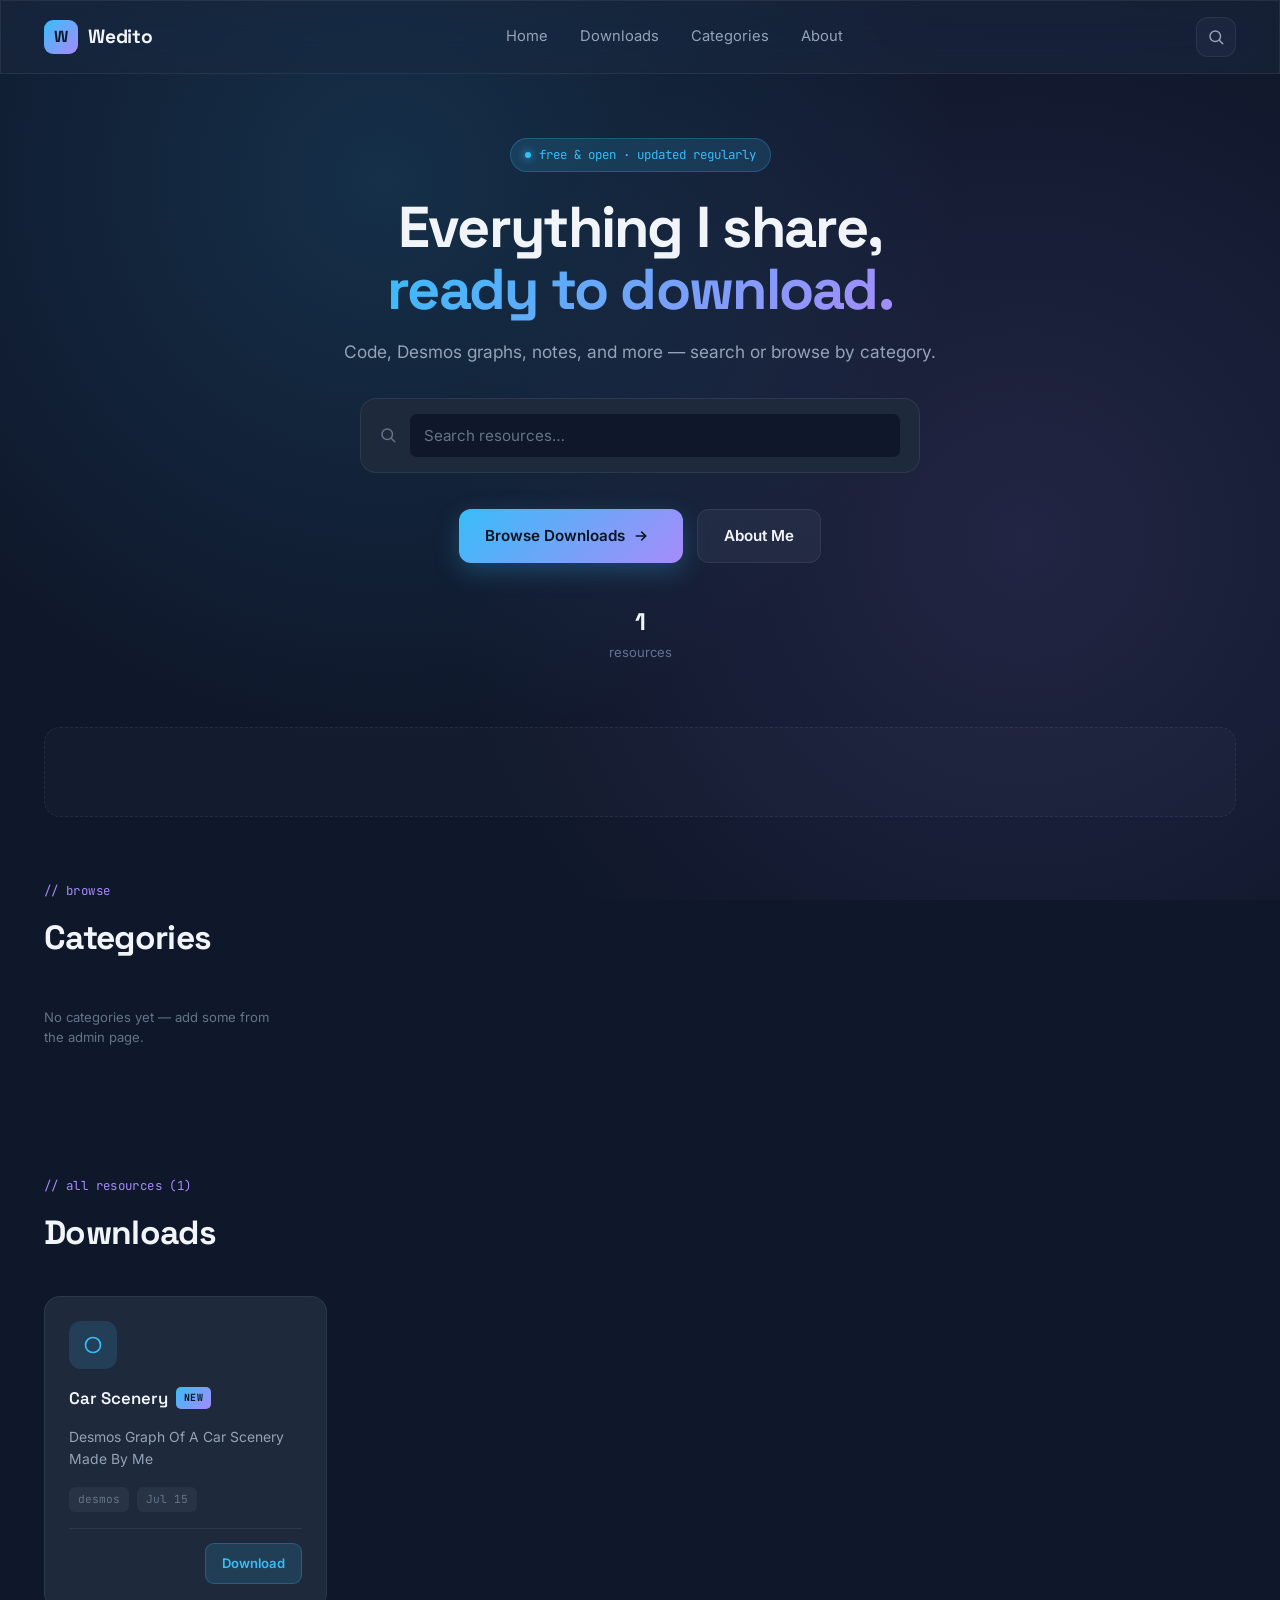
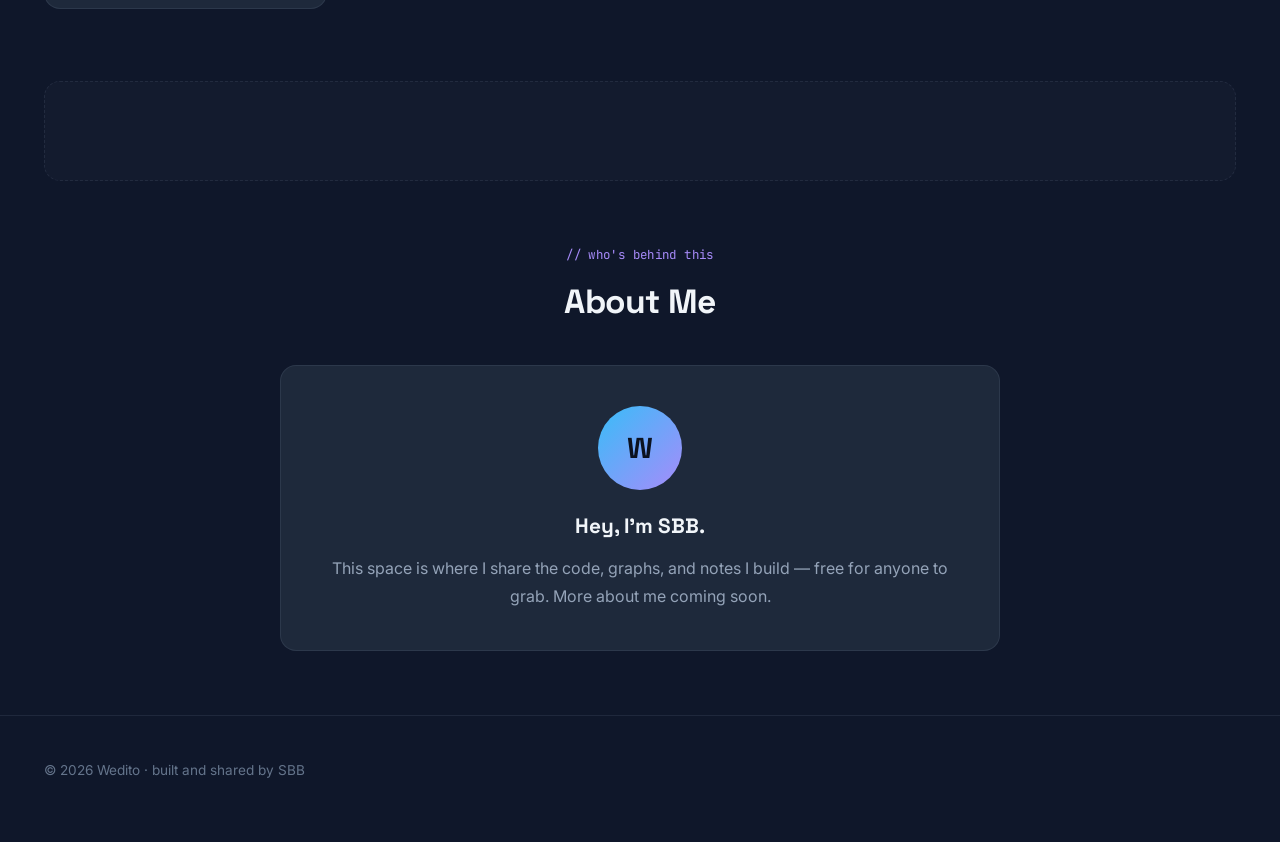
<file: index.html>
<!DOCTYPE html>
<html lang="en">
<head>
<meta charset="UTF-8">
<meta name="viewport" content="width=device-width, initial-scale=1.0">
<title>Wedito — Download code, graphs & notes</title>
<meta name="description" content="Free source code, Desmos graphs, and notes shared by Wedito.">

<!-- Google AdSense (replace ca-pub-XXXXXXXXXXXXXXXX with your real Publisher ID) -->
<script async src="https://pagead2.googlesyndication.com/pagead/js/adsbygoogle.js?client=ca-pub-XXXXXXXXXXXXXXXX" crossorigin="anonymous"></script>

<link rel="preconnect" href="https://fonts.googleapis.com">
<link rel="preconnect" href="https://fonts.gstatic.com" crossorigin>
<link href="https://fonts.googleapis.com/css2?family=Inter:wght@400;500;600;700&family=Space+Grotesk:wght@500;600;700&family=JetBrains+Mono:wght@400;500;700&display=swap" rel="stylesheet">
<link rel="stylesheet" href="styles.css">
</head>
<body>

<header class="glass">
  <div class="wrap nav-row">
    <a href="#home" class="logo">
      <span class="logo-mark">W</span>
      Wedito
    </a>
    <nav class="nav-links">
      <a href="#home">Home</a>
      <a href="#downloads">Downloads</a>
      <a href="#categories">Categories</a>
      <a href="#about">About</a>
    </nav>
    <div class="nav-actions">
      <button class="icon-btn" aria-label="Jump to search" id="searchBtn">
        <svg width="18" height="18" viewBox="0 0 24 24" fill="none" stroke="currentColor" stroke-width="2" stroke-linecap="round"><circle cx="11" cy="11" r="7"/><line x1="21" y1="21" x2="16.65" y2="16.65"/></svg>
      </button>
    </div>
  </div>
</header>

<section class="hero" id="home">
  <div class="wrap hero-copy">
    <span class="hero-eyebrow"><span class="dot"></span>free & open · updated regularly</span>
    <h1>Everything I share,<br><span class="accent">ready to download.</span></h1>
    <p>Code, Desmos graphs, notes, and more — search or browse by category.</p>

    <div class="search-shell">
      <div class="search-row">
        <svg width="18" height="18" viewBox="0 0 24 24" fill="none" stroke="currentColor" stroke-width="2" stroke-linecap="round"><circle cx="11" cy="11" r="7"/><line x1="21" y1="21" x2="16.65" y2="16.65"/></svg>
        <input type="text" id="searchInput" placeholder="Search resources…" autocomplete="off">
        <button class="search-clear" id="searchClear" aria-label="Clear search">
          <svg width="16" height="16" viewBox="0 0 24 24" fill="none" stroke="currentColor" stroke-width="2" stroke-linecap="round"><line x1="18" y1="6" x2="6" y2="18"/><line x1="6" y1="6" x2="18" y2="18"/></svg>
        </button>
      </div>
    </div>

    <div class="hero-actions">
      <a href="#downloads" class="btn btn-primary">
        Browse Downloads
        <svg width="16" height="16" viewBox="0 0 24 24" fill="none" stroke="currentColor" stroke-width="2.4" stroke-linecap="round"><path d="M5 12h14M13 6l6 6-6 6"/></svg>
      <r/a>
      <a href="#about" class="btn btn-secondary">About Me</a>
    </div>

    <div class="hero-stats">
      <div class="hero-stat">
        <div class="num" id="statTotal">—</div>
        <div class="label">resources</div>
      </div>
      </div>
    </div>
  </div>
</section>

<div class="wrap">
  <div class="ad-slot" style="min-height:90px;">
    <ins class="adsbygoogle"
      style="display:block; width:100%;"
      data-ad-client="ca-pub-XXXXXXXXXXXXXXXX"
      data-ad-slot="0000000000"
      data-ad-format="horizontal"
      data-full-width-responsive="true"></ins>
  </div>
</div>

<section id="categories">
  <div class="wrap">
    <div class="section-head">
      <div>
        <p class="section-eyebrow">// browse</p>
        <h2>Categories</h2>
      </div>
      <button class="clear-filter-btn" id="clearCatBtn">✕ clear filter</button>
    </div>
    <div class="cat-grid" id="catGrid">
      <p class="help" style="color:var(--text-faint)">Loading categories…</p>
    </div>
  </div>
</section>

<section id="downloads">
  <div class="wrap">
    <div class="section-head">
      <div>
        <p class="section-eyebrow" id="dlEyebrow">// all resources</p>
        <h2 id="dlHeading">Downloads</h2>
      </div>
    </div>
    <div class="download-grid" id="grid">
      <p class="help" style="color:var(--text-faint)">Loading resources…</p>
    </div>
  </div>
</section>

<div class="wrap">
  <div class="ad-slot" style="min-height:100px;">
    <ins class="adsbygoogle"
      style="display:block"
      data-ad-client="ca-pub-XXXXXXXXXXXXXXXX"
      data-ad-slot="0000000000"
      data-ad-format="fluid"
      data-full-width-responsive="true"></ins>
  </div>
</div>

<section id="about">
  <div class="wrap">
    <div class="section-head" style="justify-content:center; text-align:center;">
      <div>
        <p class="section-eyebrow">// who's behind this</p>
        <h2>About Me</h2>
      </div>
    </div>
    <div class="about-panel">
      <div class="about-avatar">W</div>
      <h3>Hey, I'm SBB.</h3>
      <p>This space is where I share the code, graphs, and notes I build — free for anyone to grab. More about me coming soon.</p>
    </div>
  </div>
</section>

<footer>
  <div class="wrap footer-row">
    <span>© 2026 Wedito · built and shared by SBB</span>
    </div>
  </div>
</footer>

<script>
(function() {
  let allResources = [];
  let allCategories = [];
  let activeCategory = null;
  let searchTerm = '';

  const grid = document.getElementById('grid');
  const catGrid = document.getElementById('catGrid');
  const searchInput = document.getElementById('searchInput');
  const searchClear = document.getElementById('searchClear');
  const clearCatBtn = document.getElementById('clearCatBtn');
  const dlHeading = document.getElementById('dlHeading');
  const dlEyebrow = document.getElementById('dlEyebrow');
  const statTotal = document.getElementById('statTotal');

  function escapeHtml(str) {
    const div = document.createElement('div');
    div.textContent = String(str);
    return div.innerHTML;
  }

  function formatDate(dateStr) {
    const d = new Date(dateStr);
    if (isNaN(d)) return dateStr;
    return d.toLocaleDateString('en-US', { month: 'short', day: 'numeric' });
  }

  function categoryLabel(id) {
    const cat = allCategories.find(c => c.id === id);
    return cat ? cat.name : id;
  }

  function categoryIconHtml(cat, sizeClass) {
    if (cat && cat.image) {
      return `<img src="${escapeHtml(cat.image)}" alt="${escapeHtml(cat.name)}">`;
    }
    return `<svg width="20" height="20" viewBox="0 0 24 24" fill="none" stroke="currentColor" stroke-width="2" stroke-linecap="round" stroke-linejoin="round"><circle cx="12" cy="12" r="9"/></svg>`;
  }

  function renderCategories() {
    if (!allCategories.length) {
      catGrid.innerHTML = `<p class="help" style="color:var(--text-faint)">No categories yet — add some from the admin page.</p>`;
      return;
    }
    catGrid.innerHTML = allCategories.map(cat => {
      const count = allResources.filter(r => r.category === cat.id).length;
      const isActive = activeCategory === cat.id;
      return `
        <div class="cat-card ${isActive ? 'active' : ''}" data-cat="${escapeHtml(cat.id)}">
          <div class="cat-icon">${categoryIconHtml(cat)}</div>
          <h4>${escapeHtml(cat.name)}</h4>
          <span class="count">${count} item${count === 1 ? '' : 's'}</span>
        </div>`;
    }).join('');
  }

  function renderDownloads() {
    const filtered = allResources.filter(r => {
      const matchesCat = !activeCategory || r.category === activeCategory;
      const haystack = (r.title + ' ' + r.description + ' ' + categoryLabel(r.category)).toLowerCase();
      const matchesSearch = haystack.includes(searchTerm.toLowerCase());
      return matchesCat && matchesSearch;
    });

    if (activeCategory) {
      dlHeading.textContent = categoryLabel(activeCategory);
      dlEyebrow.textContent = `// filtered category (${filtered.length})`;
      clearCatBtn.classList.add('show');
    } else {
      dlHeading.textContent = 'Downloads';
      dlEyebrow.textContent = `// all resources (${filtered.length})`;
      clearCatBtn.classList.remove('show');
    }

    if (!filtered.length) {
      grid.innerHTML = `<div class="empty-state">
        <div class="glyph">∅</div>
        <p>Nothing matches yet. Try a different search or category.</p>
      </div>`;
      return;
    }

    grid.innerHTML = filtered.map((r, i) => {
      const cat = allCategories.find(c => c.id === r.category);
      return `
        <div class="dl-card">
          <div class="dl-icon ${i % 2 === 1 ? 'purple' : ''}">${categoryIconHtml(cat)}</div>
          <h3>${escapeHtml(r.title)} ${r.new ? '<span class="new-tag">NEW</span>' : ''}</h3>
          <p class="desc">${escapeHtml(r.description)}</p>
          <div class="dl-meta">
            <span class="clickable" data-cat="${escapeHtml(r.category)}">${escapeHtml(categoryLabel(r.category))}</span>
            <span>${formatDate(r.date)}</span>
          </div>
          <div class="dl-footer">
            <span></span>
            <a href="${escapeHtml(r.url)}" target="_blank" rel="noopener noreferrer" class="dl-btn">Download</a>
          </div>
        </div>`;
    }).join('');

    document.querySelectorAll('.ad-slot ins:not([data-adsbygoogle-status])').forEach(() => {
      try { (window.adsbygoogle = window.adsbygoogle || []).push({}); } catch (e) {}
    });
  }

  function setCategory(id) {
    activeCategory = activeCategory === id ? null : id;
    renderCategories();
    renderDownloads();
  }

  catGrid.addEventListener('click', (e) => {
    const card = e.target.closest('.cat-card');
    if (!card) return;
    setCategory(card.dataset.cat);
    document.getElementById('downloads').scrollIntoView({ behavior: 'smooth' });
  });

  grid.addEventListener('click', (e) => {
    const tag = e.target.closest('.dl-meta .clickable');
    if (!tag) return;
    setCategory(tag.dataset.cat);
    window.scrollTo({ top: 0, behavior: 'smooth' });
  });

  clearCatBtn.addEventListener('click', () => setCategory(activeCategory));

  let debounceTimer;
  searchInput.addEventListener('input', (e) => {
    searchClear.classList.toggle('show', !!e.target.value);
    clearTimeout(debounceTimer);
    debounceTimer = setTimeout(() => {
      searchTerm = e.target.value;
      renderDownloads();
    }, 100);
  });

  searchClear.addEventListener('click', () => {
    searchInput.value = '';
    searchTerm = '';
    searchClear.classList.remove('show');
    renderDownloads();
    searchInput.focus();
  });

  document.getElementById('searchBtn').addEventListener('click', () => {
    document.getElementById('home').scrollIntoView({ behavior: 'smooth' });
    setTimeout(() => searchInput.focus(), 400);
  });

  Promise.all([
    fetch('resources.json?_=' + Date.now()).then(r => r.json()),
    fetch('categories.json?_=' + Date.now()).then(r => r.json())
  ]).then(([resources, categories]) => {
    allResources = resources.sort((a, b) => new Date(b.date) - new Date(a.date));
    allCategories = categories;
    statTotal.textContent = allResources.length;
    renderCategories();
    renderDownloads();
  }).catch(() => {
    statTotal.textContent = '—';
    grid.innerHTML = `<div class="empty-state">
      <div class="glyph">!</div>
      <p>Couldn't load resources.json or categories.json. Check both files exist in the repo root.</p>
    </div>`;
    catGrid.innerHTML = '';
  });
})();
</script>

</body>
</html>
</file>
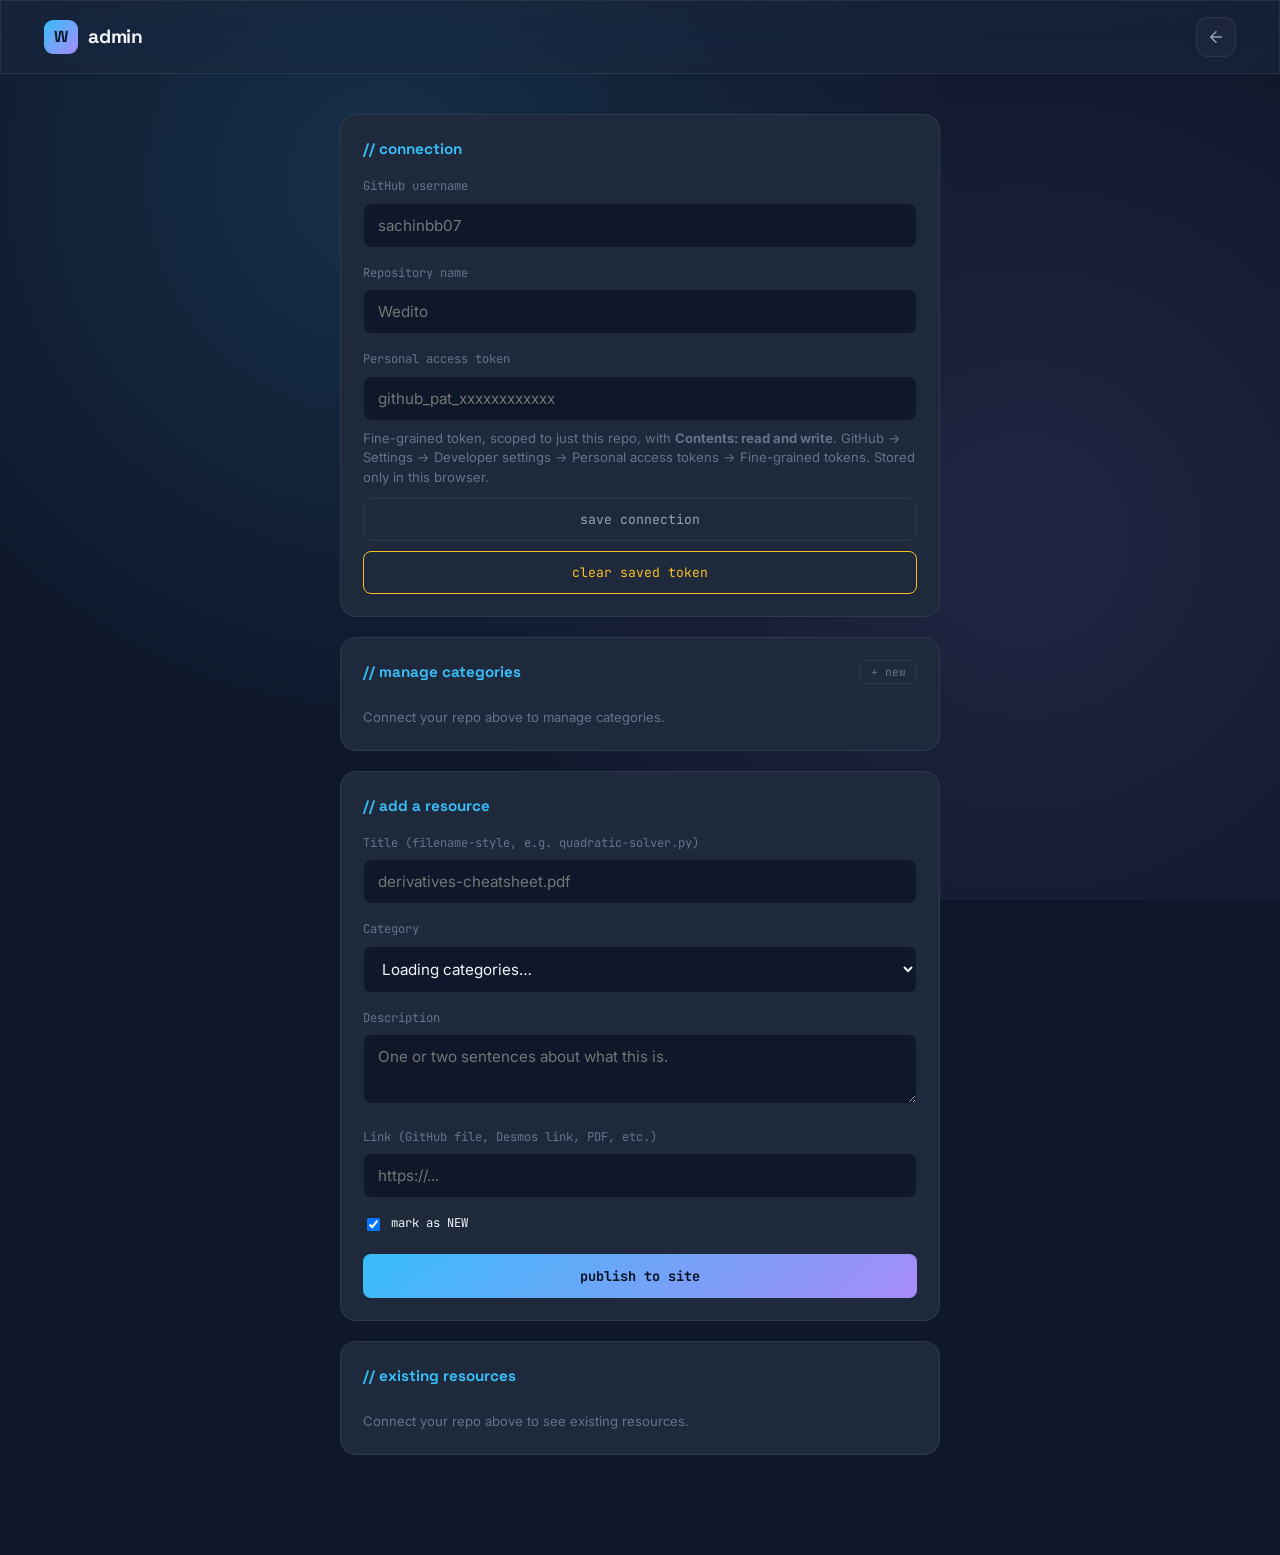
<file: admin.html>
<!DOCTYPE html>
<html lang="en">
<head>
<meta charset="UTF-8">
<meta name="viewport" content="width=device-width, initial-scale=1.0">
<title>admin — Wedito</title>
<meta name="robots" content="noindex, nofollow">
<link rel="preconnect" href="https://fonts.googleapis.com">
<link rel="preconnect" href="https://fonts.gstatic.com" crossorigin>
<link href="https://fonts.googleapis.com/css2?family=Inter:wght@400;500;600;700&family=Space+Grotesk:wght@500;600;700&family=JetBrains+Mono:wght@400;500;700&display=swap" rel="stylesheet">
<link rel="stylesheet" href="styles.css">
</head>
<body>

<header class="glass">
  <div class="wrap nav-row">
    <a href="index.html" class="logo">
      <span class="logo-mark">W</span>
      admin
    </a>
    <a href="index.html" class="icon-btn" aria-label="Back to site">
      <svg width="18" height="18" viewBox="0 0 24 24" fill="none" stroke="currentColor" stroke-width="2" stroke-linecap="round" stroke-linejoin="round"><path d="M19 12H5M12 19l-7-7 7-7"/></svg>
    </a>
  </div>
</header>

<div class="admin-wrap">

  <div class="panel">
    <h2>// connection</h2>
    <label for="repoOwner">GitHub username</label>
    <input type="text" id="repoOwner" placeholder="sachinbb07">

    <label for="repoName">Repository name</label>
    <input type="text" id="repoName" placeholder="Wedito">

    <label for="ghToken">Personal access token</label>
    <input type="password" id="ghToken" placeholder="github_pat_xxxxxxxxxxxx">
    <p class="help">
      Fine-grained token, scoped to just this repo, with <strong>Contents: read and write</strong>.
      GitHub → Settings → Developer settings → Personal access tokens → Fine-grained tokens.
      Stored only in this browser.
    </p>
    <div class="token-state" id="tokenState">✓ saved on this device</div>
    <button class="secondary" id="saveConnBtn" type="button">save connection</button>
    <button class="secondary" id="clearConnBtn" type="button" style="border-color:var(--amber); color:var(--amber);">clear saved token</button>
  </div>

  <!-- ============================================
       CATEGORY MANAGEMENT
       ============================================ -->
  <div class="panel">
    <h2>
      // manage categories
      <button class="toggle-btn" id="toggleCatForm" type="button">+ new</button>
    </h2>

    <div id="catFormWrap" style="display:none;">
      <label for="catName">Category name</label>
      <input type="text" id="catName" placeholder="e.g. Fonts">

      <label for="catImage">Image (optional — square photo works best)</label>
      <input type="file" id="catImage" accept="image/*">
      <p class="help" id="catImgPreview"></p>

      <button class="wide" id="saveCatBtn" type="button" style="margin-top:16px;">add category</button>
    </div>

    <div class="existing-list" id="catList" style="margin-top:16px;">
      <p class="help">Loading…</p>
    </div>
    <div class="status" id="catStatus"></div>
  </div>

  <!-- ============================================
       ADD RESOURCE
       ============================================ -->
  <div class="panel">
    <h2>// add a resource</h2>
    <label for="title">Title (filename-style, e.g. quadratic-solver.py)</label>
    <input type="text" id="title" placeholder="derivatives-cheatsheet.pdf">

    <label for="category">Category</label>
    <select id="category">
      <option value="">Loading categories…</option>
    </select>

    <label for="description">Description</label>
    <textarea id="description" placeholder="One or two sentences about what this is."></textarea>

    <label for="url">Link (GitHub file, Desmos link, PDF, etc.)</label>
    <input type="url" id="url" placeholder="https://...">

    <div class="checkbox-row">
      <input type="checkbox" id="isNew" checked>
      <label for="isNew" style="margin:0; color:var(--text);">mark as NEW</label>
    </div>

    <button class="wide" id="submitBtn" type="button">publish to site</button>
    <div class="status" id="status"></div>
  </div>

  <!-- ============================================
       EXISTING RESOURCES
       ============================================ -->
  <div class="panel">
    <h2>// existing resources</h2>
    <div class="existing-list" id="existingList">
      <p class="help">Loading…</p>
    </div>
  </div>

</div>

<script>
(function() {
  const els = {
    repoOwner: document.getElementById('repoOwner'),
    repoName: document.getElementById('repoName'),
    ghToken: document.getElementById('ghToken'),
    tokenState: document.getElementById('tokenState'),
    saveConnBtn: document.getElementById('saveConnBtn'),
    clearConnBtn: document.getElementById('clearConnBtn'),

    toggleCatForm: document.getElementById('toggleCatForm'),
    catFormWrap: document.getElementById('catFormWrap'),
    catName: document.getElementById('catName'),
    catImage: document.getElementById('catImage'),
    catImgPreview: document.getElementById('catImgPreview'),
    saveCatBtn: document.getElementById('saveCatBtn'),
    catList: document.getElementById('catList'),
    catStatus: document.getElementById('catStatus'),

    title: document.getElementById('title'),
    category: document.getElementById('category'),
    description: document.getElementById('description'),
    url: document.getElementById('url'),
    isNew: document.getElementById('isNew'),
    submitBtn: document.getElementById('submitBtn'),
    status: document.getElementById('status'),
    existingList: document.getElementById('existingList'),
  };

  const STORAGE_KEY = 'wedito_admin_conn_v1';
  let cachedCategories = [];

  // ---------- connection ----------
  function loadConn() {
    try {
      const raw = localStorage.getItem(STORAGE_KEY);
      return raw ? JSON.parse(raw) : null;
    } catch (e) { return null; }
  }

  function saveConn() {
    const conn = {
      owner: els.repoOwner.value.trim(),
      repo: els.repoName.value.trim(),
      token: els.ghToken.value.trim()
    };
    if (!conn.owner || !conn.repo || !conn.token) {
      showStatus(els.status, 'err', 'Fill in username, repo, and token before saving.');
      return;
    }
    localStorage.setItem(STORAGE_KEY, JSON.stringify(conn));
    els.tokenState.classList.add('show');
    showStatus(els.status, 'ok', 'Connection saved on this device.');
    loadCategories();
    loadExisting();
  }

  function clearConn() {
    localStorage.removeItem(STORAGE_KEY);
    els.repoOwner.value = '';
    els.repoName.value = '';
    els.ghToken.value = '';
    els.tokenState.classList.remove('show');
    showStatus(els.status, 'pending', 'Saved connection cleared.');
  }

  function showStatus(el, type, msg) {
    el.className = 'status show ' + type;
    el.textContent = msg;
  }

  function getConn() {
    const c = loadConn();
    if (!c || !c.owner || !c.repo || !c.token) {
      showStatus(els.status, 'err', 'Set your GitHub connection above first.');
      return null;
    }
    return c;
  }

  function escapeHtml(str) {
    const div = document.createElement('div');
    div.textContent = String(str);
    return div.innerHTML;
  }

  // ---------- GitHub API helpers ----------
  async function ghGetFile(conn, path) {
    const res = await fetch(`https://api.github.com/repos/${conn.owner}/${conn.repo}/contents/${path}`, {
      headers: { 'Authorization': `Bearer ${conn.token}`, 'Accept': 'application/vnd.github+json' }
    });
    if (!res.ok) throw new Error(`GitHub read failed for ${path} (${res.status}). Check username/repo/token.`);
    const data = await res.json();
    const content = decodeURIComponent(escape(atob(data.content.replace(/\n/g, ''))));
    return { sha: data.sha, json: JSON.parse(content) };
  }

  async function ghPutFile(conn, path, newJsonArray, sha, commitMsg) {
    const content = btoa(unescape(encodeURIComponent(JSON.stringify(newJsonArray, null, 2))));
    const body = { message: commitMsg, content: content };
    if (sha) body.sha = sha;
    const res = await fetch(`https://api.github.com/repos/${conn.owner}/${conn.repo}/contents/${path}`, {
      method: 'PUT',
      headers: { 'Authorization': `Bearer ${conn.token}`, 'Accept': 'application/vnd.github+json' },
      body: JSON.stringify(body)
    });
    if (!res.ok) {
      const errBody = await res.json().catch(() => ({}));
      throw new Error(`GitHub write failed (${res.status}): ${errBody.message || 'unknown error'}`);
    }
    return res.json();
  }

  async function ghUploadImage(conn, base64Data, filename, commitMsg) {
    // base64Data should already be raw base64 (no data: prefix)
    const path = `category-images/${filename}`;
    const res = await fetch(`https://api.github.com/repos/${conn.owner}/${conn.repo}/contents/${path}`, {
      method: 'PUT',
      headers: { 'Authorization': `Bearer ${conn.token}`, 'Accept': 'application/vnd.github+json' },
      body: JSON.stringify({ message: commitMsg, content: base64Data })
    });
    if (!res.ok) {
      const errBody = await res.json().catch(() => ({}));
      throw new Error(`Image upload failed (${res.status}): ${errBody.message || 'unknown error'}`);
    }
    return path; // relative path to use as the image URL
  }

  function fileToBase64(file) {
    return new Promise((resolve, reject) => {
      const reader = new FileReader();
      reader.onload = () => resolve(reader.result.split(',')[1]);
      reader.onerror = reject;
      reader.readAsDataURL(file);
    });
  }

  function slugify(str) {
    return str.toLowerCase().trim().replace(/[^a-z0-9]+/g, '-').replace(/(^-|-$)/g, '') || 'category';
  }

  // ---------- categories ----------
  els.toggleCatForm.addEventListener('click', () => {
    const showing = els.catFormWrap.style.display !== 'none';
    els.catFormWrap.style.display = showing ? 'none' : 'block';
    els.toggleCatForm.textContent = showing ? '+ new' : '× cancel';
  });

  els.catImage.addEventListener('change', () => {
    const f = els.catImage.files[0];
    els.catImgPreview.textContent = f ? `Selected: ${f.name} (${Math.round(f.size / 1024)}KB)` : '';
  });

  async function loadCategories() {
    const conn = loadConn();
    if (!conn) {
      els.catList.innerHTML = '<p class="help">Connect your repo above to manage categories.</p>';
      els.category.innerHTML = '<option value="">Connect repo first</option>';
      return;
    }
    els.catList.innerHTML = '<p class="help">Loading…</p>';
    try {
      const { json } = await ghGetFile(conn, 'categories.json');
      cachedCategories = json;
      renderCatList();
      renderCatDropdown();
    } catch (e) {
      els.catList.innerHTML = `<p class="help" style="color:var(--amber)">${escapeHtml(e.message)}</p>`;
    }
  }

  function renderCatDropdown() {
    if (!cachedCategories.length) {
      els.category.innerHTML = '<option value="">No categories yet — add one above</option>';
      return;
    }
    els.category.innerHTML = cachedCategories.map(c =>
      `<option value="${escapeHtml(c.id)}">${escapeHtml(c.name)}</option>`
    ).join('');
  }

  function renderCatList() {
    if (!cachedCategories.length) {
      els.catList.innerHTML = '<p class="help">No categories yet. Add your first one above.</p>';
      return;
    }
    els.catList.innerHTML = cachedCategories.map(c => `
      <div class="existing-item">
        <div class="item-info">
          <div class="thumb">${c.image ? `<img src="${escapeHtml(c.image)}" alt="">` : c.name.charAt(0).toUpperCase()}</div>
          <span class="name">${escapeHtml(c.name)}</span>
        </div>
        <div class="item-actions">
          <button class="edit-btn" data-id="${escapeHtml(c.id)}" type="button">rename</button>
          <button class="del-btn" data-id="${escapeHtml(c.id)}" type="button">delete</button>
        </div>
      </div>
      <div class="inline-edit-form" id="edit-${escapeHtml(c.id)}">
        <label>New name</label>
        <input type="text" class="rename-input" data-id="${escapeHtml(c.id)}" value="${escapeHtml(c.name)}">
        <button class="wide save-rename-btn" data-id="${escapeHtml(c.id)}" type="button" style="margin-top:10px;">save name</button>
      </div>
    `).join('');
  }

  els.catList.addEventListener('click', (e) => {
    const editBtn = e.target.closest('.edit-btn');
    const delBtn = e.target.closest('.del-btn');
    const saveRenameBtn = e.target.closest('.save-rename-btn');

    if (editBtn) {
      const form = document.getElementById('edit-' + editBtn.dataset.id);
      form.classList.toggle('show');
      return;
    }
    if (delBtn) {
      deleteCategory(delBtn.dataset.id);
      return;
    }
    if (saveRenameBtn) {
      const id = saveRenameBtn.dataset.id;
      const input = els.catList.querySelector(`.rename-input[data-id="${id}"]`);
      renameCategory(id, input.value.trim());
      return;
    }
  });

  els.saveCatBtn.addEventListener('click', async () => {
    const conn = getConn();
    if (!conn) return;
    const name = els.catName.value.trim();
    if (!name) {
      showStatus(els.catStatus, 'err', 'Enter a category name.');
      return;
    }

    els.saveCatBtn.disabled = true;
    showStatus(els.catStatus, 'pending', 'Adding category…');

    try {
      const { sha, json } = await ghGetFile(conn, 'categories.json');
      let id = slugify(name);
      // ensure unique id
      let suffix = 1;
      const existingIds = json.map(c => c.id);
      let finalId = id;
      while (existingIds.includes(finalId)) {
        finalId = `${id}-${suffix++}`;
      }

      let imagePath = '';
      const file = els.catImage.files[0];
      if (file) {
        showStatus(els.catStatus, 'pending', 'Uploading image…');
        const base64 = await fileToBase64(file);
        const ext = file.name.split('.').pop();
        imagePath = await ghUploadImage(conn, base64, `${finalId}.${ext}`, `Add category image: ${finalId}`);
        showStatus(els.catStatus, 'pending', 'Saving category…');
      }

      json.push({ id: finalId, name, image: imagePath });
      await ghPutFile(conn, 'categories.json', json, sha, `Add category: ${name}`);

      showStatus(els.catStatus, 'ok', `Category "${name}" added. Live in about a minute.`);
      els.catName.value = '';
      els.catImage.value = '';
      els.catImgPreview.textContent = '';
      els.catFormWrap.style.display = 'none';
      els.toggleCatForm.textContent = '+ new';
      loadCategories();
    } catch (e) {
      showStatus(els.catStatus, 'err', e.message);
    } finally {
      els.saveCatBtn.disabled = false;
    }
  });

  async function renameCategory(id, newName) {
    const conn = getConn();
    if (!conn || !newName) return;
    showStatus(els.catStatus, 'pending', 'Renaming…');
    try {
      const { sha, json } = await ghGetFile(conn, 'categories.json');
      const cat = json.find(c => c.id === id);
      if (cat) cat.name = newName;
      await ghPutFile(conn, 'categories.json', json, sha, `Rename category: ${id}`);
      showStatus(els.catStatus, 'ok', 'Renamed. Live in about a minute.');
      loadCategories();
    } catch (e) {
      showStatus(els.catStatus, 'err', e.message);
    }
  }

  async function deleteCategory(id) {
    const conn = getConn();
    if (!conn) return;
    if (!confirm('Delete this category? Resources using it will show as uncategorized, not be deleted.')) return;
    showStatus(els.catStatus, 'pending', 'Deleting…');
    try {
      const { sha, json } = await ghGetFile(conn, 'categories.json');
      const filtered = json.filter(c => c.id !== id);
      await ghPutFile(conn, 'categories.json', filtered, sha, `Remove category: ${id}`);
      showStatus(els.catStatus, 'ok', 'Deleted. Live in about a minute.');
      loadCategories();
    } catch (e) {
      showStatus(els.catStatus, 'err', e.message);
    }
  }

  // ---------- resources ----------
  async function loadExisting() {
    const conn = loadConn();
    if (!conn) {
      els.existingList.innerHTML = '<p class="help">Connect your repo above to see existing resources.</p>';
      return;
    }
    els.existingList.innerHTML = '<p class="help">Loading…</p>';
    try {
      const { json } = await ghGetFile(conn, 'resources.json');
      if (!json.length) {
        els.existingList.innerHTML = '<p class="help">No resources yet. Add your first one above.</p>';
        return;
      }
      els.existingList.innerHTML = json.slice().reverse().map(r => `
        <div class="existing-item">
          <div class="item-info">
            <div class="thumb">${escapeHtml(r.category || '?').charAt(0).toUpperCase()}</div>
            <span class="name">${escapeHtml(r.title)}</span>
          </div>
          <div class="item-actions">
            <button class="del-btn" data-id="${escapeHtml(r.id)}" type="button">delete</button>
          </div>
        </div>
      `).join('');
    } catch (e) {
      els.existingList.innerHTML = `<p class="help" style="color:var(--amber)">${escapeHtml(e.message)}</p>`;
    }
  }

  async function submitResource() {
    const conn = getConn();
    if (!conn) return;

    const title = els.title.value.trim();
    const description = els.description.value.trim();
    const url = els.url.value.trim();
    const category = els.category.value;
    const isNew = els.isNew.checked;

    if (!title || !description || !url || !category) {
      showStatus(els.status, 'err', 'Fill in title, category, description, and link.');
      return;
    }

    els.submitBtn.disabled = true;
    showStatus(els.status, 'pending', 'Publishing…');

    try {
      const { sha, json } = await ghGetFile(conn, 'resources.json');
      json.push({
        id: Date.now().toString(),
        title, category, description, url,
        date: new Date().toISOString().slice(0, 10),
        new: isNew
      });
      await ghPutFile(conn, 'resources.json', json, sha, `Add resource: ${title}`);
      showStatus(els.status, 'ok', `Published! "${title}" will appear in about a minute.`);
      els.title.value = '';
      els.description.value = '';
      els.url.value = '';
      loadExisting();
    } catch (e) {
      showStatus(els.status, 'err', e.message);
    } finally {
      els.submitBtn.disabled = false;
    }
  }

  els.existingList.addEventListener('click', async (e) => {
    const btn = e.target.closest('.del-btn');
    if (!btn) return;
    const conn = getConn();
    if (!conn) return;
    if (!confirm('Delete this resource? This cannot be undone.')) return;
    showStatus(els.status, 'pending', 'Deleting…');
    try {
      const { sha, json } = await ghGetFile(conn, 'resources.json');
      const filtered = json.filter(r => r.id !== btn.dataset.id);
      await ghPutFile(conn, 'resources.json', filtered, sha, `Remove resource ${btn.dataset.id}`);
      showStatus(els.status, 'ok', 'Deleted. Site will update shortly.');
      loadExisting();
    } catch (e) {
      showStatus(els.status, 'err', e.message);
    }
  });

  els.saveConnBtn.addEventListener('click', saveConn);
  els.clearConnBtn.addEventListener('click', clearConn);
  els.submitBtn.addEventListener('click', submitResource);

  // init
  const saved = loadConn();
  if (saved) {
    els.repoOwner.value = saved.owner || '';
    els.repoName.value = saved.repo || '';
    els.ghToken.value = saved.token || '';
    els.tokenState.classList.add('show');
    loadCategories();
    loadExisting();
  } else {
    els.existingList.innerHTML = '<p class="help">Connect your repo above to see existing resources.</p>';
    els.catList.innerHTML = '<p class="help">Connect your repo above to manage categories.</p>';
  }
})();
</script>

</body>
</html>
</file>
<file: styles.css>
/* ============================================
   Tokens
   ============================================ */
:root {
  --bg: #0F172A;
  --bg-elevated: #131C31;
  --card: #1E293B;
  --card-hover: #253449;
  --border: rgba(148, 163, 184, 0.12);
  --border-hover: rgba(56, 189, 248, 0.4);

  --text: #F1F5F9;
  --text-dim: #94A3B8;
  --text-faint: #64748B;

  --cyan: #38BDF8;
  --cyan-soft: rgba(56, 189, 248, 0.15);
  --purple: #A78BFA;
  --purple-soft: rgba(167, 139, 250, 0.15);
  --amber: #FBBF24;

  --gradient-primary: linear-gradient(135deg, #38BDF8 0%, #A78BFA 100%);
  --gradient-radial: radial-gradient(circle at 30% 20%, rgba(56, 189, 248, 0.15), transparent 50%),
                      radial-gradient(circle at 80% 60%, rgba(167, 139, 250, 0.12), transparent 50%);

  --font-display: 'Space Grotesk', 'Inter', sans-serif;
  --font-body: 'Inter', -apple-system, BlinkMacSystemFont, sans-serif;
  --font-mono: 'JetBrains Mono', 'Courier New', monospace;

  --radius-sm: 12px;
  --radius-lg: 16px;
  --max-width: 1240px;

  --shadow-soft: 0 8px 30px rgba(0, 0, 0, 0.35);
  --shadow-lift: 0 20px 50px rgba(0, 0, 0, 0.45);
}

* { box-sizing: border-box; }
html { scroll-behavior: smooth; }

@media (prefers-reduced-motion: reduce) {
  html { scroll-behavior: auto; }
  *, *::before, *::after {
    animation-duration: 0.01ms !important;
    transition-duration: 0.01ms !important;
  }
}

body {
  margin: 0;
  background: var(--bg);
  background-image: var(--gradient-radial);
  background-attachment: fixed;
  color: var(--text);
  font-family: var(--font-body);
  font-size: 16px;
  line-height: 1.6;
  -webkit-font-smoothing: antialiased;
}

a { color: inherit; text-decoration: none; }
img { max-width: 100%; display: block; }
::selection { background: var(--cyan); color: var(--bg); }

.wrap { max-width: var(--max-width); margin: 0 auto; padding: 0 24px; }

.glass {
  background: rgba(30, 41, 59, 0.55);
  backdrop-filter: blur(20px) saturate(140%);
  -webkit-backdrop-filter: blur(20px) saturate(140%);
  border: 1px solid var(--border);
}

/* ============================================
   Navbar
   ============================================ */
header {
  position: sticky;
  top: 0;
  z-index: 100;
  border-bottom: 1px solid var(--border);
  padding: 16px 0;
}

.nav-row {
  display: flex;
  align-items: center;
  justify-content: space-between;
  gap: 20px;
}

.logo {
  display: flex;
  align-items: center;
  gap: 10px;
  font-family: var(--font-display);
  font-weight: 700;
  font-size: 1.2rem;
  letter-spacing: -0.01em;
  flex-shrink: 0;
}

.logo-mark {
  width: 34px;
  height: 34px;
  border-radius: 9px;
  background: var(--gradient-primary);
  display: flex;
  align-items: center;
  justify-content: center;
  font-family: var(--font-display);
  font-weight: 700;
  color: var(--bg);
  font-size: 1rem;
  flex-shrink: 0;
}

.nav-links {
  display: none;
  align-items: center;
  gap: 4px;
}

.nav-links a {
  font-size: 0.92rem;
  color: var(--text-dim);
  padding: 8px 14px;
  border-radius: 8px;
  transition: color 0.15s ease, background 0.15s ease;
}

.nav-links a:hover { color: var(--text); background: rgba(148, 163, 184, 0.08); }

@media (min-width: 900px) {
  .nav-links { display: flex; }
}

.nav-actions { display: flex; align-items: center; gap: 10px; }

.icon-btn {
  width: 40px;
  height: 40px;
  border-radius: var(--radius-sm);
  border: 1px solid var(--border);
  background: rgba(148, 163, 184, 0.05);
  display: flex;
  align-items: center;
  justify-content: center;
  cursor: pointer;
  color: var(--text-dim);
  transition: all 0.15s ease;
  flex-shrink: 0;
}

.icon-btn:hover { border-color: var(--border-hover); color: var(--cyan); background: var(--cyan-soft); }

.icon-btn:focus-visible, a:focus-visible, button:focus-visible, input:focus-visible {
  outline: 2px solid var(--cyan);
  outline-offset: 2px;
}

/* ============================================
   Hero
   ============================================ */
.hero { padding: 64px 0 56px; position: relative; overflow: hidden; }

.hero-eyebrow {
  display: inline-flex;
  align-items: center;
  gap: 8px;
  font-family: var(--font-mono);
  font-size: 0.78rem;
  color: var(--cyan);
  background: var(--cyan-soft);
  border: 1px solid rgba(56, 189, 248, 0.25);
  padding: 6px 14px;
  border-radius: 999px;
  margin: 0 0 24px;
}

.hero-eyebrow .dot {
  width: 6px; height: 6px; border-radius: 50%;
  background: var(--cyan);
  box-shadow: 0 0 8px var(--cyan);
}

.hero h1 {
  font-family: var(--font-display);
  font-size: clamp(2.2rem, 6vw, 3.6rem);
  line-height: 1.08;
  font-weight: 700;
  letter-spacing: -0.03em;
  margin: 0 0 18px;
  text-align: center;
}

.hero h1 .accent {
  background: var(--gradient-primary);
  -webkit-background-clip: text;
  background-clip: text;
  color: transparent;
}

.hero-copy { text-align: center; max-width: 680px; margin: 0 auto; }

.hero p {
  color: var(--text-dim);
  font-size: 1.08rem;
  margin: 0 0 32px;
}

/* ============================================
   Search bar (hero-integrated)
   ============================================ */
.search-shell {
  max-width: 560px;
  margin: 0 auto 36px;
  position: relative;
}

.search-shell .search-row {
  display: flex;
  align-items: center;
  gap: 12px;
  background: var(--card);
  border: 1px solid var(--border);
  border-radius: var(--radius-lg);
  padding: 14px 18px;
  transition: border-color 0.15s ease, box-shadow 0.15s ease;
}

.search-shell .search-row:focus-within {
  border-color: var(--border-hover);
  box-shadow: 0 0 0 4px rgba(56, 189, 248, 0.1);
}

.search-shell svg { color: var(--text-faint); flex-shrink: 0; }

.search-shell input {
  flex: 1;
  background: none;
  border: none;
  outline: none;
  color: var(--text);
  font-family: var(--font-body);
  font-size: 0.98rem;
}

.search-shell input::placeholder { color: var(--text-faint); }

.search-clear {
  background: none;
  border: none;
  color: var(--text-faint);
  cursor: pointer;
  display: none;
  padding: 2px;
}

.search-clear.show { display: block; }

.hero-actions {
  display: flex;
  flex-wrap: wrap;
  gap: 14px;
  justify-content: center;
}

.btn {
  font-family: var(--font-body);
  font-weight: 600;
  font-size: 0.95rem;
  padding: 14px 26px;
  border-radius: var(--radius-sm);
  cursor: pointer;
  border: none;
  display: inline-flex;
  align-items: center;
  gap: 8px;
  transition: transform 0.15s ease, box-shadow 0.15s ease, opacity 0.15s ease;
}

.btn-primary {
  background: var(--gradient-primary);
  color: #0B1220;
  box-shadow: 0 8px 24px rgba(56, 189, 248, 0.25);
}

.btn-primary:hover { transform: translateY(-2px); box-shadow: 0 12px 32px rgba(56, 189, 248, 0.35); }

.btn-secondary {
  background: rgba(148, 163, 184, 0.08);
  color: var(--text);
  border: 1px solid var(--border);
}

.btn-secondary:hover { border-color: var(--border-hover); background: rgba(148, 163, 184, 0.12); transform: translateY(-2px); }

.hero-stats {
  display: flex;
  gap: 32px;
  margin-top: 40px;
  justify-content: center;
  flex-wrap: wrap;
}

.hero-stat { text-align: center; }
.hero-stat .num { font-family: var(--font-display); font-size: 1.5rem; font-weight: 700; }
.hero-stat .label { font-size: 0.82rem; color: var(--text-faint); }

/* ============================================
   Section shared
   ============================================ */
section { padding: 64px 0; }

.section-head {
  display: flex;
  align-items: flex-end;
  justify-content: space-between;
  gap: 20px;
  margin-bottom: 36px;
  flex-wrap: wrap;
}

.section-eyebrow {
  font-family: var(--font-mono);
  font-size: 0.78rem;
  color: var(--purple);
  margin: 0 0 10px;
  letter-spacing: 0.03em;
}

.section-head h2 {
  font-family: var(--font-display);
  font-size: clamp(1.5rem, 3.5vw, 2.1rem);
  font-weight: 700;
  letter-spacing: -0.02em;
  margin: 0;
}

.clear-filter-btn {
  font-family: var(--font-mono);
  font-size: 0.78rem;
  color: var(--cyan);
  background: var(--cyan-soft);
  border: 1px solid rgba(56, 189, 248, 0.25);
  padding: 7px 14px;
  border-radius: 999px;
  cursor: pointer;
  display: none;
  align-items: center;
  gap: 6px;
}

.clear-filter-btn.show { display: inline-flex; }

/* ============================================
   Downloads grid
   ============================================ */
.download-grid {
  display: grid;
  grid-template-columns: 1fr;
  gap: 20px;
}

@media (min-width: 640px) { .download-grid { grid-template-columns: repeat(2, 1fr); } }
@media (min-width: 1080px) { .download-grid { grid-template-columns: repeat(4, 1fr); } }

.dl-card {
  background: var(--card);
  border: 1px solid var(--border);
  border-radius: var(--radius-lg);
  padding: 24px;
  display: flex;
  flex-direction: column;
  gap: 16px;
  transition: transform 0.2s ease, border-color 0.2s ease, box-shadow 0.2s ease;
}

.dl-card:hover { transform: translateY(-4px); border-color: var(--border-hover); box-shadow: var(--shadow-lift); }

.dl-icon {
  width: 48px; height: 48px;
  border-radius: var(--radius-sm);
  display: flex; align-items: center; justify-content: center;
  font-size: 1.3rem;
  background: var(--cyan-soft);
  color: var(--cyan);
  overflow: hidden;
}

.dl-icon.purple { background: var(--purple-soft); color: var(--purple); }
.dl-icon img { width: 100%; height: 100%; object-fit: cover; }

.dl-card h3 { font-family: var(--font-display); font-size: 1.05rem; font-weight: 600; margin: 0; display: flex; align-items: center; gap: 8px; flex-wrap: wrap; }
.dl-card .desc { color: var(--text-dim); font-size: 0.87rem; margin: 0; flex: 1; line-height: 1.55; }

.dl-meta { display: flex; flex-wrap: wrap; gap: 8px; font-family: var(--font-mono); font-size: 0.7rem; color: var(--text-faint); }
.dl-meta span { background: rgba(148, 163, 184, 0.08); padding: 4px 9px; border-radius: 6px; }
.dl-meta span.clickable { cursor: pointer; transition: color 0.15s ease, background 0.15s ease; }
.dl-meta span.clickable:hover { color: var(--cyan); background: var(--cyan-soft); }

.dl-footer {
  display: flex; align-items: center; justify-content: space-between; gap: 10px;
  padding-top: 14px; border-top: 1px solid var(--border);
}

.dl-btn {
  font-family: var(--font-body); font-weight: 600; font-size: 0.82rem;
  padding: 9px 16px; border-radius: 9px;
  background: var(--cyan-soft); color: var(--cyan);
  border: 1px solid rgba(56, 189, 248, 0.25);
  cursor: pointer; transition: all 0.15s ease;
}

.dl-btn:hover { background: var(--cyan); color: #0B1220; }

.new-tag {
  font-family: var(--font-mono); font-size: 0.62rem; font-weight: 700;
  background: var(--gradient-primary); color: #0B1220;
  padding: 3px 8px; border-radius: 5px; letter-spacing: 0.03em;
}

.empty-state { grid-column: 1/-1; text-align: center; padding: 60px 20px; color: var(--text-faint); }
.empty-state .glyph { font-family: var(--font-display); font-size: 2rem; color: var(--cyan); margin-bottom: 12px; }

/* ============================================
   Categories
   ============================================ */
.cat-grid {
  display: grid;
  grid-template-columns: repeat(2, 1fr);
  gap: 16px;
}

@media (min-width: 720px) { .cat-grid { grid-template-columns: repeat(3, 1fr); } }
@media (min-width: 1080px) { .cat-grid { grid-template-columns: repeat(5, 1fr); } }

.cat-card {
  background: var(--card);
  border: 1px solid var(--border);
  border-radius: var(--radius-lg);
  padding: 26px 18px;
  text-align: center;
  display: flex;
  flex-direction: column;
  align-items: center;
  gap: 12px;
  transition: transform 0.2s ease, border-color 0.2s ease;
  cursor: pointer;
}

.cat-card:hover { transform: translateY(-4px); border-color: var(--border-hover); }
.cat-card.active { border-color: var(--cyan); box-shadow: 0 0 0 3px rgba(56, 189, 248, 0.12); }

.cat-icon {
  width: 52px; height: 52px;
  border-radius: 14px;
  display: flex; align-items: center; justify-content: center;
  font-size: 1.4rem;
  background: var(--gradient-primary);
  color: #0B1220;
  overflow: hidden;
}

.cat-icon img { width: 100%; height: 100%; object-fit: cover; }
.cat-card h4 { font-family: var(--font-display); font-size: 0.95rem; font-weight: 600; margin: 0; }
.cat-card .count { font-family: var(--font-mono); font-size: 0.72rem; color: var(--text-faint); }

/* ============================================
   About
   ============================================ */
.about-panel {
  background: var(--card);
  border: 1px solid var(--border);
  border-radius: var(--radius-lg);
  padding: 40px;
  max-width: 720px;
  margin: 0 auto;
  text-align: center;
}

.about-avatar {
  width: 84px; height: 84px;
  border-radius: 50%;
  background: var(--gradient-primary);
  margin: 0 auto 20px;
  display: flex; align-items: center; justify-content: center;
  font-family: var(--font-display);
  font-weight: 700;
  font-size: 1.8rem;
  color: #0B1220;
}

.about-panel h3 { font-family: var(--font-display); font-size: 1.3rem; margin: 0 0 12px; }
.about-panel p { color: var(--text-dim); line-height: 1.7; margin: 0; }

/* ============================================
   Ad slots
   ============================================ */
.ad-slot {
  margin: 8px 0 0;
  border: 1px dashed var(--border);
  border-radius: var(--radius-lg);
  min-height: 100px;
  display: flex; align-items: center; justify-content: center;
  color: var(--text-faint);
  font-family: var(--font-mono);
  font-size: 0.7rem;
  letter-spacing: 0.05em;
  text-transform: uppercase;
  background: rgba(148, 163, 184, 0.03);
}

/* ============================================
   Footer
   ============================================ */
footer { border-top: 1px solid var(--border); padding: 44px 0 60px; }

.footer-row {
  display: flex; justify-content: space-between; flex-wrap: wrap; gap: 16px;
  color: var(--text-faint); font-size: 0.85rem;
}

.footer-row a { color: var(--text-dim); transition: color 0.15s ease; }
.footer-row a:hover { color: var(--cyan); }
.footer-links { display: flex; gap: 20px; flex-wrap: wrap; }

/* ============================================
   Admin-specific components
   ============================================ */
.admin-wrap { max-width: 640px; margin: 0 auto; padding: 40px 20px 80px; }

.panel {
  background: var(--card);
  border: 1px solid var(--border);
  border-radius: var(--radius-lg);
  padding: 22px;
  margin-bottom: 20px;
}

.panel h2 {
  font-family: var(--font-display);
  font-size: 0.95rem;
  margin: 0 0 16px;
  color: var(--cyan);
  display: flex;
  align-items: center;
  justify-content: space-between;
}

.panel h2 .toggle-btn {
  font-family: var(--font-mono);
  font-size: 0.7rem;
  color: var(--text-faint);
  background: none;
  border: 1px solid var(--border);
  border-radius: 6px;
  padding: 4px 10px;
  cursor: pointer;
}

label {
  display: block;
  font-family: var(--font-mono);
  font-size: 0.76rem;
  color: var(--text-faint);
  margin: 16px 0 6px;
}

label:first-of-type { margin-top: 0; }

input[type="text"], input[type="password"], input[type="url"], textarea, select {
  width: 100%;
  background: var(--bg);
  border: 1px solid var(--border);
  border-radius: 8px;
  padding: 12px 14px;
  color: var(--text);
  font-family: var(--font-body);
  font-size: 0.95rem;
  outline: none;
  transition: border-color 0.15s ease;
}

input:focus, textarea:focus, select:focus { border-color: var(--border-hover); }
textarea { resize: vertical; min-height: 70px; }

input[type="file"] {
  width: 100%;
  background: var(--bg);
  border: 1px dashed var(--border);
  border-radius: 8px;
  padding: 12px 14px;
  color: var(--text-dim);
  font-family: var(--font-body);
  font-size: 0.85rem;
}

.checkbox-row {
  display: flex; align-items: center; gap: 8px;
  margin-top: 16px;
  font-family: var(--font-body); font-size: 0.9rem; color: var(--text-dim);
}

.checkbox-row input { width: auto; }

button.wide {
  font-family: var(--font-mono);
  font-size: 0.85rem;
  background: var(--gradient-primary);
  color: #0B1220;
  border: none;
  border-radius: 8px;
  padding: 13px 20px;
  font-weight: 700;
  cursor: pointer;
  width: 100%;
  margin-top: 20px;
  transition: opacity 0.15s ease;
}

button.wide:hover { opacity: 0.88; }
button.wide:disabled { opacity: 0.5; cursor: not-allowed; }

button.secondary {
  font-family: var(--font-mono);
  font-size: 0.82rem;
  background: transparent;
  border: 1px solid var(--border);
  color: var(--text-dim);
  border-radius: 8px;
  padding: 12px 18px;
  cursor: pointer;
  width: 100%;
  margin-top: 10px;
}

.status {
  font-family: var(--font-mono);
  font-size: 0.82rem;
  margin-top: 14px;
  padding: 12px 14px;
  border-radius: 8px;
  display: none;
}

.status.show { display: block; }
.status.ok { background: rgba(56, 189, 248, 0.1); color: var(--cyan); border: 1px solid var(--border-hover); }
.status.err { background: rgba(251, 191, 36, 0.1); color: var(--amber); border: 1px solid var(--amber); }
.status.pending { background: rgba(148, 163, 184, 0.08); color: var(--text-dim); border: 1px solid var(--border); }

.help { font-size: 0.82rem; color: var(--text-faint); margin: 8px 0 0; line-height: 1.5; }
.help a { color: var(--cyan); }

.token-state {
  font-family: var(--font-mono); font-size: 0.78rem;
  padding: 8px 12px; border-radius: 6px;
  background: rgba(56, 189, 248, 0.08); color: var(--cyan);
  display: none;
}

.token-state.show { display: block; }

.existing-list { max-height: 340px; overflow-y: auto; }

.existing-item {
  display: flex; justify-content: space-between; align-items: center; gap: 10px;
  padding: 12px 0; border-bottom: 1px solid var(--border);
  font-size: 0.88rem;
}

.existing-item:last-child { border-bottom: none; }
.existing-item .item-info { display: flex; align-items: center; gap: 10px; min-width: 0; }
.existing-item .thumb {
  width: 32px; height: 32px; border-radius: 7px;
  background: var(--cyan-soft); color: var(--cyan);
  display: flex; align-items: center; justify-content: center;
  font-family: var(--font-mono); font-size: 0.7rem;
  flex-shrink: 0; overflow: hidden;
}

.existing-item .thumb img { width: 100%; height: 100%; object-fit: cover; }
.existing-item .name { font-family: var(--font-mono); font-size: 0.82rem; overflow: hidden; text-overflow: ellipsis; white-space: nowrap; }
.existing-item .item-actions { display: flex; gap: 6px; flex-shrink: 0; }

.existing-item button {
  width: auto; margin: 0;
  padding: 6px 12px;
  background: transparent;
  border: 1px solid var(--border);
  color: var(--text-dim);
  font-family: var(--font-mono);
  font-size: 0.72rem;
  border-radius: 6px;
  cursor: pointer;
}

.existing-item button.del-btn { border-color: var(--amber); color: var(--amber); }
.existing-item button.edit-btn { border-color: var(--border-hover); color: var(--cyan); }

.inline-edit-form {
  display: none;
  background: var(--bg);
  border: 1px solid var(--border-hover);
  border-radius: 8px;
  padding: 14px;
  margin-top: 10px;
}

.inline-edit-form.show { display: block; }
</file>
